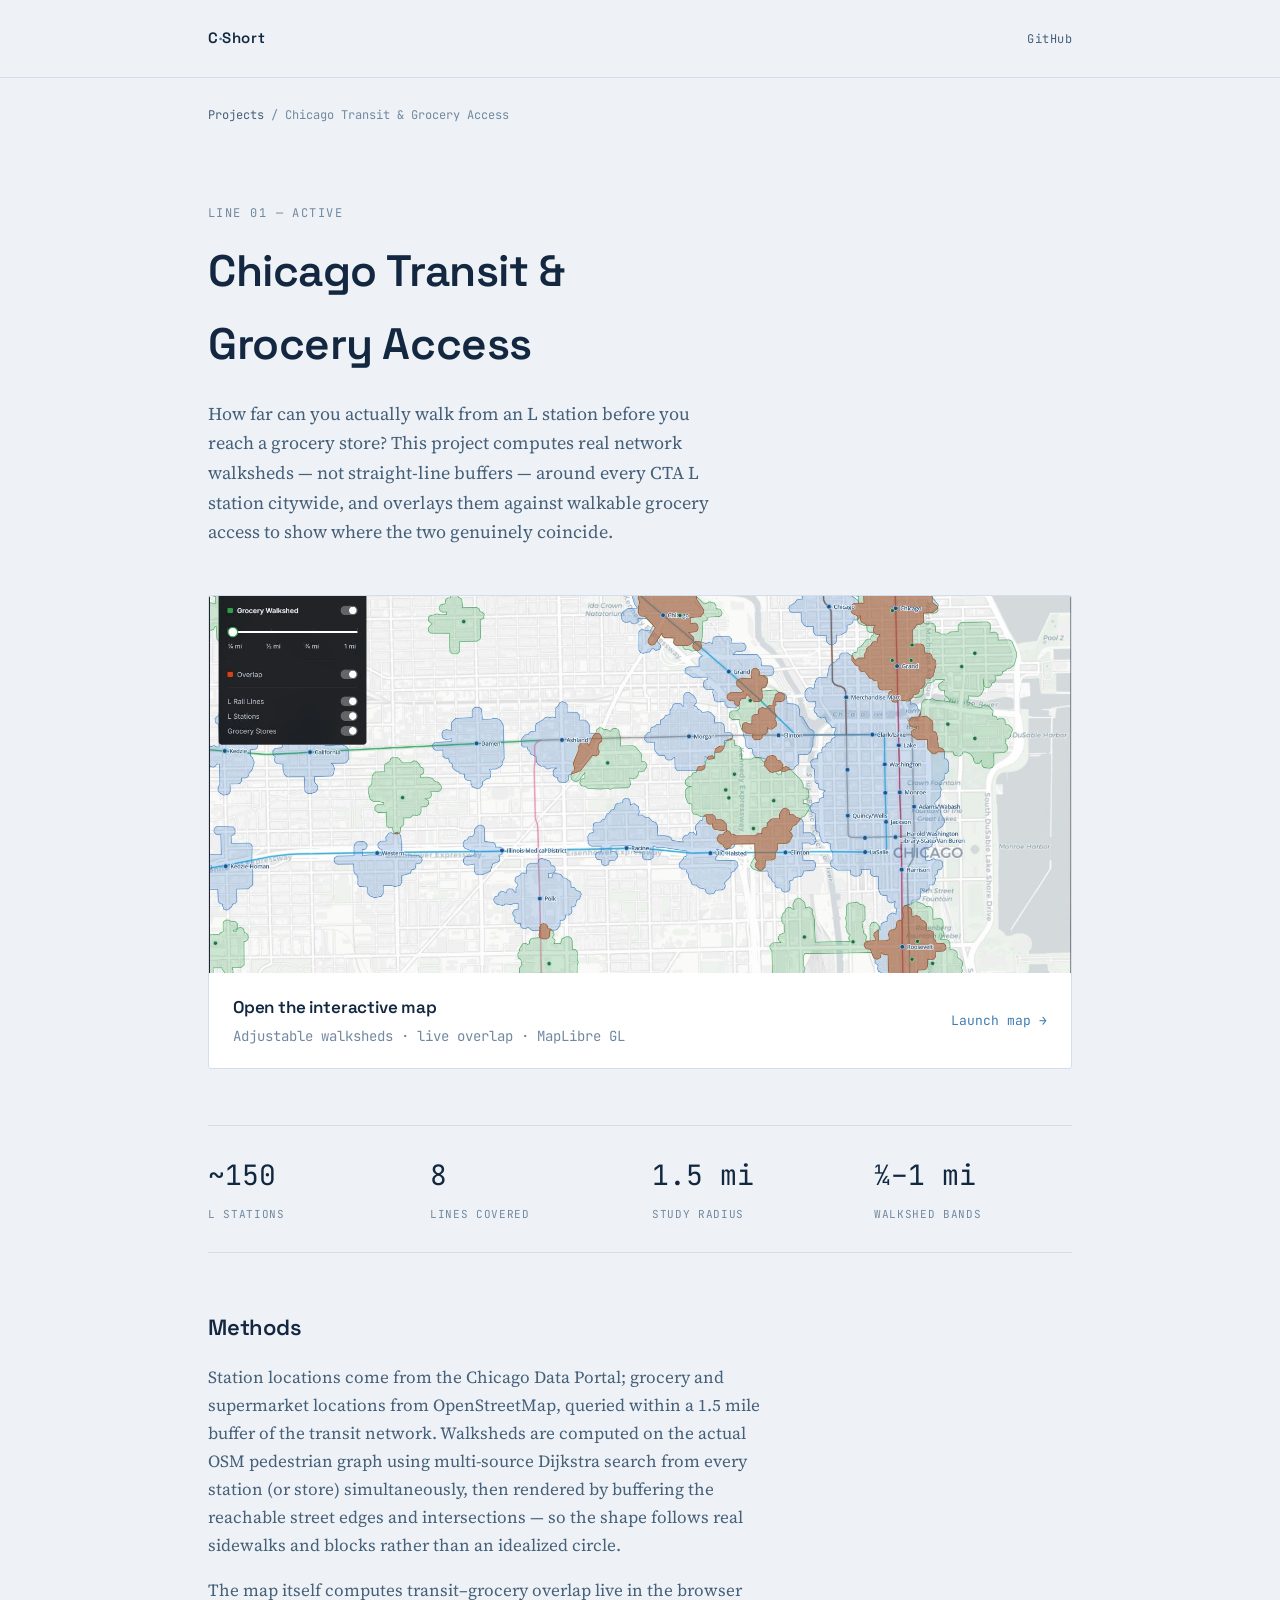
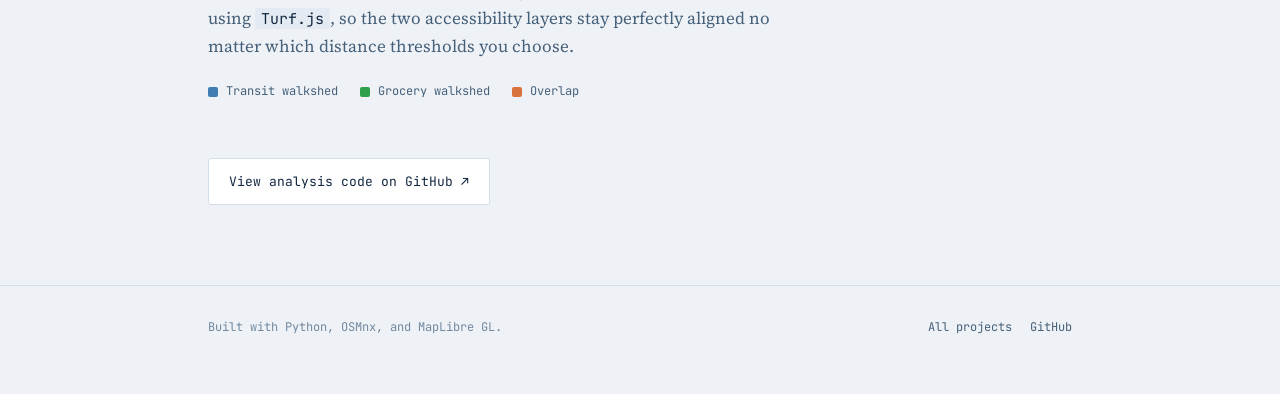
<file: chicago-transit/index.html>
<!DOCTYPE html>
<html lang="en">
<head>
<meta charset="UTF-8">
<meta name="viewport" content="width=device-width, initial-scale=1.0">
<title>Chicago Transit &amp; Grocery Access — Cait Short</title>
<meta name="description" content="Network-based walkshed analysis of CTA L stations and grocery access across Chicago.">

<link rel="preconnect" href="https://fonts.googleapis.com">
<link rel="preconnect" href="https://fonts.gstatic.com" crossorigin>
<link href="https://fonts.googleapis.com/css2?family=Space+Grotesk:wght@500;600;700&family=Source+Serif+4:opsz,wght@8..60,400;8..60,600&family=JetBrains+Mono:wght@400;500&display=swap" rel="stylesheet">
<link rel="stylesheet" href="../assets/style.css">

<style>
  .breadcrumb {
    font-family: var(--mono);
    font-size: 12px;
    color: var(--muted);
    margin-bottom: 22px;
  }
  .breadcrumb a { text-decoration: none; color: var(--ink-dim); }
  .breadcrumb a:hover { color: var(--ink); }

  .project-header { padding: 56px 0 8px; }

  .project-header h1 {
    font-size: clamp(30px, 4.4vw, 44px);
    max-width: 18ch;
    margin-top: 12px;
  }

  .project-header .dek {
    max-width: 56ch;
    color: var(--ink-dim);
    font-size: 18px;
    margin: 18px 0 0;
  }

  /* ── Map CTA panel ────────────────────────────────────────────────── */
  .map-cta {
    display: block;
    margin: 40px 0 56px;
    border: 1px solid var(--line);
    border-radius: var(--radius);
    background: var(--surface);
    text-decoration: none;
    overflow: hidden;
    transition: border-color 0.2s;
  }

  .map-cta:hover { border-color: var(--cta); }

  .map-cta-preview {
    position: relative;
    aspect-ratio: 16/7;
    overflow: hidden;
  }

  .map-cta-preview img {
    width: 100%;
    height: 100%;
    object-fit: cover;
    display: block;
    transition: transform 0.3s ease;
  }

  .map-cta:hover .map-cta-preview img {
    transform: scale(1.02);
  }

  .map-cta-body {
    display: flex;
    align-items: center;
    justify-content: space-between;
    padding: 20px 24px;
    gap: 16px;
    flex-wrap: wrap;
  }

  .map-cta-body h3 {
    font-size: 17px;
    color: var(--ink);
  }

  .map-cta-body p {
    margin: 4px 0 0;
    font-size: 14px;
    color: var(--muted);
    font-family: var(--mono);
  }

  .map-cta-arrow {
    font-family: var(--mono);
    font-size: 13px;
    color: var(--cta);
    white-space: nowrap;
    display: flex;
    align-items: center;
    gap: 6px;
  }

  /* ── Stats row ────────────────────────────────────────────────────── */
  .stats {
    display: grid;
    grid-template-columns: repeat(auto-fit, minmax(140px, 1fr));
    gap: 24px;
    margin: 40px 0 56px;
    padding: 26px 0;
    border-top: 1px solid var(--line);
    border-bottom: 1px solid var(--line);
  }

  .stat .num {
    font-family: var(--mono);
    font-size: 28px;
    color: var(--ink);
    display: block;
  }

  .stat .label {
    font-family: var(--mono);
    font-size: 11px;
    letter-spacing: 0.06em;
    text-transform: uppercase;
    color: var(--muted);
    margin-top: 4px;
  }

  /* ── Methods ──────────────────────────────────────────────────────── */
  .methods { margin-bottom: 56px; }

  .methods h2 {
    font-size: 22px;
    margin-bottom: 16px;
  }

  .methods p {
    color: var(--ink-dim);
    max-width: 64ch;
  }

  .methods p + p { margin-top: 14px; }

  .methods code {
    font-family: var(--mono);
    font-size: 0.88em;
    background: var(--surface-2);
    padding: 1px 6px;
    border-radius: 2px;
    color: var(--ink);
  }

  .legend {
    display: flex;
    gap: 22px;
    margin-top: 22px;
    flex-wrap: wrap;
  }

  .legend-item {
    display: flex;
    align-items: center;
    gap: 8px;
    font-family: var(--mono);
    font-size: 12px;
    color: var(--ink-dim);
  }

  .legend-swatch {
    width: 10px;
    height: 10px;
    border-radius: 2px;
  }

  /* ── Code link ────────────────────────────────────────────────────── */
  .code-cta {
    display: inline-flex;
    align-items: center;
    gap: 10px;
    padding: 12px 20px;
    border: 1px solid var(--line);
    border-radius: var(--radius);
    text-decoration: none;
    color: var(--ink);
    font-family: var(--mono);
    font-size: 13px;
    background: var(--surface);
    transition: border-color 0.2s, background 0.2s;
  }

  .code-cta:hover {
    border-color: var(--groc);
    background: var(--surface-2);
  }
</style>
</head>
<body>

<nav class="site-nav">
  <div class="wrap">
    <a class="brand" href="../index.html">C<span class="dot">·</span>Short</a>
    <div class="nav-links">
      <a href="https://github.com/C-Short" target="_blank" rel="noopener">GitHub</a>
    </div>
  </div>
</nav>

<main>
  <div class="wrap">

    <div class="breadcrumb" style="margin-top:28px;">
      <a href="../index.html">Projects</a> / Chicago Transit &amp; Grocery Access
    </div>

    <header class="project-header">
      <div class="eyebrow">Line 01 — Active</div>
      <h1>Chicago Transit &amp; Grocery Access</h1>
      <p class="dek">
        How far can you actually walk from an L station before you reach a
        grocery store? This project computes real network walksheds — not
        straight-line buffers — around every CTA L station citywide, and
        overlays them against walkable grocery access to show where the two
        genuinely coincide.
      </p>
    </header>

    <a class="map-cta" href="map.html">
      <div class="map-cta-preview">
        <img
          src="../assets/images/chicago-transit-preview.jpg"
          alt="Interactive map showing CTA L walksheds and grocery access across Chicago"
        >
      </div>
      <div class="map-cta-body">
        <div>
          <h3>Open the interactive map</h3>
          <p>Adjustable walksheds · live overlap · MapLibre GL</p>
        </div>
        <div class="map-cta-arrow">Launch map →</div>
      </div>
    </a>

    <div class="stats">
      <div class="stat">
        <span class="num">~150</span>
        <span class="label">L stations</span>
      </div>
      <div class="stat">
        <span class="num">8</span>
        <span class="label">Lines covered</span>
      </div>
      <div class="stat">
        <span class="num">1.5 mi</span>
        <span class="label">Study radius</span>
      </div>
      <div class="stat">
        <span class="num">¼–1 mi</span>
        <span class="label">Walkshed bands</span>
      </div>
    </div>

    <section class="methods">
      <h2>Methods</h2>
      <p>
        Station locations come from the Chicago Data Portal; grocery and
        supermarket locations from OpenStreetMap, queried within a
        1.5&nbsp;mile buffer of the transit network. Walksheds are computed
        on the actual OSM pedestrian graph using multi-source Dijkstra search
        from every station (or store) simultaneously, then rendered by
        buffering the reachable street edges and intersections — so the
        shape follows real sidewalks and blocks rather than an idealized
        circle.
      </p>
      <p>
        The map itself computes transit–grocery overlap live in the browser
        using <code>Turf.js</code>, so the two accessibility layers stay
        perfectly aligned no matter which distance thresholds you choose.
      </p>
      <div class="legend">
        <div class="legend-item"><span class="legend-swatch" style="background:var(--cta)"></span>Transit walkshed</div>
        <div class="legend-item"><span class="legend-swatch" style="background:var(--groc)"></span>Grocery walkshed</div>
        <div class="legend-item"><span class="legend-swatch" style="background:var(--ov)"></span>Overlap</div>
      </div>
    </section>

    <a class="code-cta" href="https://github.com/C-Short/C-Short.github.io/tree/main/chicago-transit" target="_blank" rel="noopener">
      View analysis code on GitHub ↗
    </a>

  </div>
</main>

<footer class="site-footer">
  <div class="wrap">
    <p>Built with Python, OSMnx, and MapLibre GL.</p>
    <div class="links">
      <a href="../index.html">All projects</a>
      <a href="https://github.com/C-Short" target="_blank" rel="noopener">GitHub</a>
    </div>
  </div>
</footer>

</body>
</html>
</file>
<file: assets/style.css>
/* ─────────────────────────────────────────────────────────────────────────
   Design tokens
   Palette: "light blueprint" — pale blue-tinted paper, deep navy ink, two
   accents (transit blue, warm orange). Green is reserved for the map itself
   (transit / grocery / overlap legend) rather than used in site chrome.
───────────────────────────────────────────────────────────────────────── */
:root {
  --bg:         #eef2f6;
  --surface:    #ffffff;
  --surface-2:  #e4eaf1;
  --line:       #d3deea;
  --ink:        #132840;
  --ink-dim:    #46607a;
  --muted:      #7188a0;

  --cta:        #3e7cb1;
  --ov:         #d9723d;
  --groc:       #2ea04a;

  --display: 'Space Grotesk', system-ui, sans-serif;
  --body:    'Source Serif 4', Georgia, serif;
  --mono:    'JetBrains Mono', 'Fira Mono', monospace;

  --radius: 3px;
  --max-w: 920px;
}

* , *::before, *::after { box-sizing: border-box; }

html { scroll-behavior: smooth; }

body {
  margin: 0;
  background: var(--bg);
  color: var(--ink);
  font-family: var(--body);
  font-size: 17px;
  line-height: 1.65;
  -webkit-font-smoothing: antialiased;
}

a { color: inherit; }

::selection { background: var(--cta); color: #fff; }

/* ── Layout helpers ─────────────────────────────────────────────────────── */
.wrap {
  max-width: var(--max-w);
  margin: 0 auto;
  padding: 0 28px;
}

/* ── Nav ──────────────────────────────────────────────────────────────── */
.site-nav {
  padding: 26px 0;
  border-bottom: 1px solid var(--line);
}

.site-nav .wrap {
  display: flex;
  align-items: baseline;
  justify-content: space-between;
}

.brand {
  font-family: var(--display);
  font-size: 15px;
  font-weight: 600;
  letter-spacing: 0.04em;
  text-decoration: none;
  color: var(--ink);
}

.brand .dot {
  color: var(--cta);
}

.nav-links {
  display: flex;
  gap: 22px;
  font-family: var(--mono);
  font-size: 12px;
  letter-spacing: 0.04em;
}

.nav-links a {
  text-decoration: none;
  color: var(--ink-dim);
  transition: color 0.15s;
}

.nav-links a:hover { color: var(--ink); }

/* ── Headings ─────────────────────────────────────────────────────────── */
h1, h2, h3 {
  font-family: var(--display);
  font-weight: 600;
  letter-spacing: -0.01em;
  color: var(--ink);
  margin: 0;
}

.eyebrow {
  font-family: var(--mono);
  font-size: 12px;
  letter-spacing: 0.12em;
  text-transform: uppercase;
  color: var(--muted);
}

/* ── Focus & motion ───────────────────────────────────────────────────── */
a:focus-visible, button:focus-visible {
  outline: 2px solid var(--cta);
  outline-offset: 3px;
}

@media (prefers-reduced-motion: reduce) {
  * { animation-duration: 0.001ms !important; animation-iteration-count: 1 !important; transition-duration: 0.001ms !important; }
}

/* ── Footer ───────────────────────────────────────────────────────────── */
.site-footer {
  border-top: 1px solid var(--line);
  padding: 32px 0 56px;
  margin-top: 80px;
}

.site-footer .wrap {
  display: flex;
  justify-content: space-between;
  align-items: center;
  flex-wrap: wrap;
  gap: 12px;
}

.site-footer p {
  font-family: var(--mono);
  font-size: 12px;
  color: var(--muted);
  margin: 0;
}

.site-footer .links {
  display: flex;
  gap: 18px;
  font-family: var(--mono);
  font-size: 12px;
}

.site-footer a { text-decoration: none; color: var(--ink-dim); }
.site-footer a:hover { color: var(--ink); }
</file>
